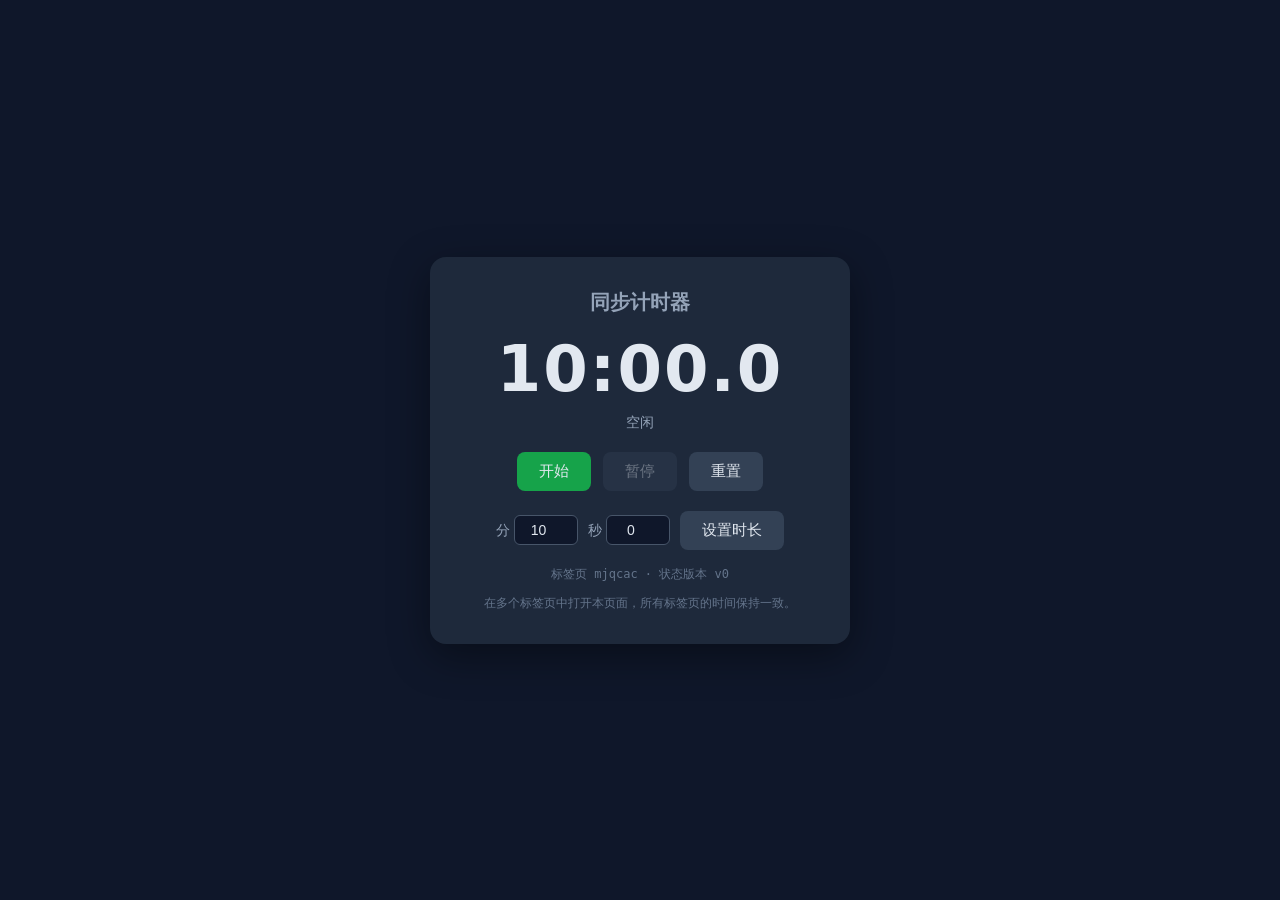
<file: index.html>
<!DOCTYPE html>
<html lang="zh-CN">
<head>
  <meta charset="UTF-8" />
  <meta name="viewport" content="width=device-width, initial-scale=1.0" />
  <title>跨标签页同步计时器</title>
  <link rel="stylesheet" href="style.css" />
</head>
<body>
  <main class="card">
    <h1>同步计时器</h1>
    <div id="display" class="display" data-status="idle">00:00.0</div>
    <div id="status" class="status">初始化…</div>

    <div class="controls">
      <button id="btn-start" type="button">开始</button>
      <button id="btn-pause" type="button">暂停</button>
      <button id="btn-reset" type="button">重置</button>
    </div>

    <div class="duration">
      <label>
        分
        <input id="minutes" type="number" min="0" max="999" value="10" />
      </label>
      <label>
        秒
        <input id="seconds" type="number" min="0" max="59" value="0" />
      </label>
      <button id="btn-set" type="button">设置时长</button>
    </div>

    <div id="meta" class="meta"></div>
    <p class="hint">在多个标签页中打开本页面，所有标签页的时间保持一致。</p>
  </main>

  <script src="sync-timer.js"></script>
  <script src="app.js"></script>
</body>
</html>
</file>
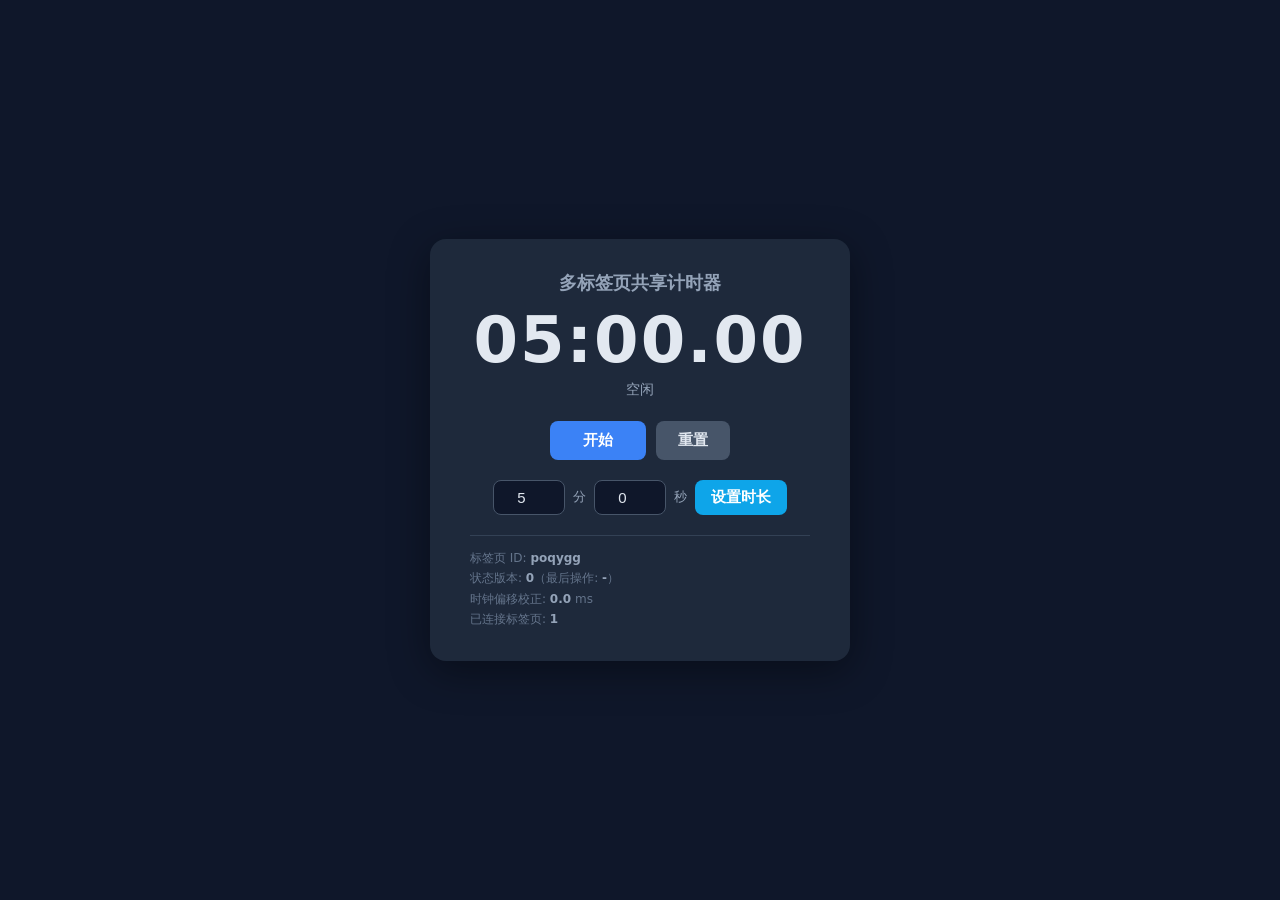
<file: shared-timer/index.html>
<!DOCTYPE html>
<html lang="zh-CN">
<head>
  <meta charset="UTF-8">
  <meta name="viewport" content="width=device-width, initial-scale=1.0">
  <title>共享计时器</title>
  <style>
    * { box-sizing: border-box; }
    body {
      font-family: system-ui, -apple-system, "Segoe UI", sans-serif;
      background: #0f172a; color: #e2e8f0;
      display: flex; justify-content: center; align-items: center;
      min-height: 100vh; margin: 0;
    }
    .card {
      background: #1e293b; border-radius: 16px; padding: 32px 40px;
      box-shadow: 0 10px 40px rgba(0,0,0,.4); text-align: center; width: 420px;
    }
    h1 { font-size: 18px; font-weight: 600; color: #94a3b8; margin: 0 0 8px; }
    #time {
      font-size: 64px; font-variant-numeric: tabular-nums; font-weight: 700;
      letter-spacing: 2px; margin: 8px 0 4px;
    }
    #time.finished { color: #4ade80; }
    #status { font-size: 14px; color: #94a3b8; margin-bottom: 20px; min-height: 20px; }
    .controls { display: flex; gap: 10px; justify-content: center; margin-bottom: 20px; }
    button {
      font-size: 15px; padding: 10px 22px; border: none; border-radius: 8px;
      cursor: pointer; font-weight: 600; transition: filter .15s;
    }
    button:hover:not(:disabled) { filter: brightness(1.15); }
    button:disabled { opacity: .4; cursor: not-allowed; }
    #startPauseBtn { background: #3b82f6; color: #fff; min-width: 96px; }
    #resetBtn { background: #475569; color: #e2e8f0; }
    .duration { display: flex; gap: 8px; justify-content: center; align-items: center; margin-bottom: 20px; }
    .duration input {
      width: 72px; padding: 8px; border-radius: 8px; border: 1px solid #475569;
      background: #0f172a; color: #e2e8f0; font-size: 15px; text-align: center;
    }
    .duration label { font-size: 13px; color: #94a3b8; }
    #setDurationBtn { background: #0ea5e9; color: #fff; padding: 8px 16px; }
    .debug {
      font-size: 12px; color: #64748b; text-align: left; line-height: 1.7;
      border-top: 1px solid #334155; padding-top: 12px;
      font-variant-numeric: tabular-nums;
    }
    .debug b { color: #94a3b8; font-weight: 600; }
  </style>
</head>
<body>
  <div class="card">
    <h1>多标签页共享计时器</h1>
    <div id="time">00:00.00</div>
    <div id="status">空闲</div>
    <div class="controls">
      <button id="startPauseBtn">开始</button>
      <button id="resetBtn">重置</button>
    </div>
    <div class="duration">
      <input id="minutesInput" type="number" min="0" max="999" value="5">
      <label>分</label>
      <input id="secondsInput" type="number" min="0" max="59" value="0">
      <label>秒</label>
      <button id="setDurationBtn">设置时长</button>
    </div>
    <div class="debug">
      <div>标签页 ID: <b id="tabId"></b></div>
      <div>状态版本: <b id="version">0</b>（最后操作: <b id="updatedBy">-</b>）</div>
      <div>时钟偏移校正: <b id="offset">0</b> ms</div>
      <div>已连接标签页: <b id="peers">1</b></div>
    </div>
  </div>
  <script src="shared-timer.js"></script>
</body>
</html>
</file>
<file: style.css>
* {
  box-sizing: border-box;
}

body {
  margin: 0;
  min-height: 100vh;
  display: flex;
  align-items: center;
  justify-content: center;
  background: #0f172a;
  color: #e2e8f0;
  font-family: system-ui, -apple-system, "Segoe UI", sans-serif;
}

.card {
  width: min(92vw, 420px);
  padding: 32px;
  border-radius: 16px;
  background: #1e293b;
  box-shadow: 0 12px 40px rgba(0, 0, 0, 0.4);
  text-align: center;
}

h1 {
  margin: 0 0 16px;
  font-size: 20px;
  font-weight: 600;
  color: #94a3b8;
}

.display {
  font-size: 64px;
  font-variant-numeric: tabular-nums;
  font-weight: 700;
  letter-spacing: 2px;
}

.display[data-status="running"] {
  color: #4ade80;
}

.display[data-status="paused"] {
  color: #facc15;
}

.display[data-status="done"] {
  color: #f87171;
}

.status {
  margin: 8px 0 20px;
  color: #94a3b8;
  font-size: 14px;
}

.controls {
  display: flex;
  gap: 12px;
  justify-content: center;
  margin-bottom: 20px;
}

button {
  padding: 10px 22px;
  border: none;
  border-radius: 8px;
  background: #334155;
  color: #e2e8f0;
  font-size: 15px;
  cursor: pointer;
}

button:hover:not(:disabled) {
  background: #475569;
}

button:disabled {
  opacity: 0.4;
  cursor: default;
}

#btn-start {
  background: #16a34a;
}

#btn-start:hover:not(:disabled) {
  background: #22c55e;
}

.duration {
  display: flex;
  gap: 10px;
  align-items: center;
  justify-content: center;
  margin-bottom: 16px;
  font-size: 14px;
  color: #94a3b8;
}

.duration input {
  width: 64px;
  padding: 6px 8px;
  border: 1px solid #475569;
  border-radius: 6px;
  background: #0f172a;
  color: #e2e8f0;
  font-size: 14px;
  text-align: center;
}

.meta {
  font-size: 12px;
  color: #64748b;
  font-family: ui-monospace, monospace;
}

.hint {
  margin: 12px 0 0;
  font-size: 12px;
  color: #64748b;
}
</file>
